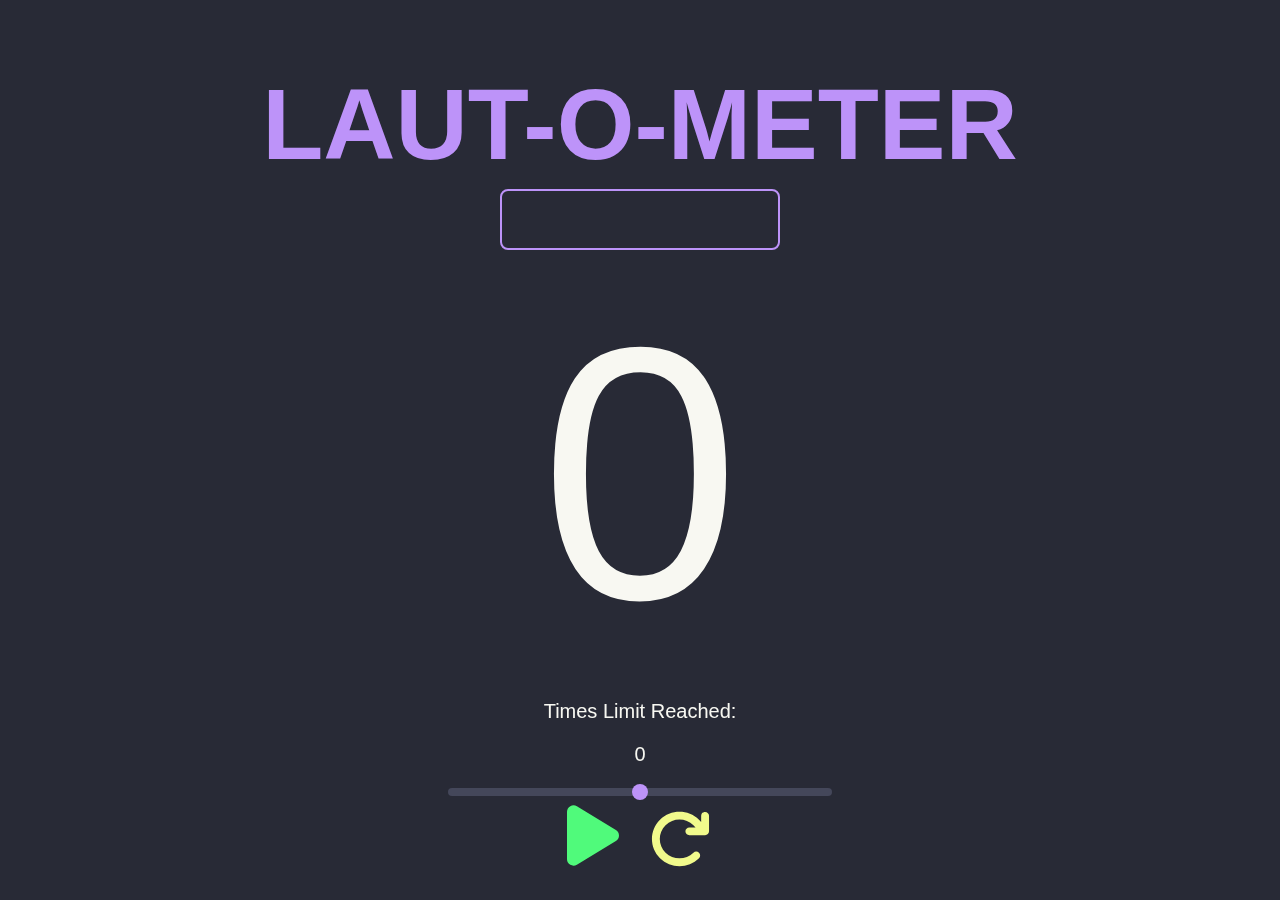
<file: index.html>
<!DOCTYPE html>
<html lang="de">
<head>
    <meta charset="UTF-8">
    <meta http-equiv="X-UA-Compatible" content="IE=edge">
    <meta name="viewport" content="width=device-width, initial-scale=1">
    <meta name="theme-color" content="#bd93f9" />
    <meta name="description" content="This website allows you to keep track of how loud your environment is and how often it exceeds a certain volume level">
    <title>Laut-O-Meter</title>
    <link rel="icon" type="image/x-icon" href="./icons/favicon.ico">
    <link rel="manifest" href="./PWA/manifest.json">
    <link rel="stylesheet" href="styles.css">
    <link rel="apple-touch-icon" href="./PWA/microphone-128.png">
    <script src="script.js" defer></script>
</head>
<body>
    <span id="titleSpan" class="checkCollision">
        <h1 id="title">Laut-O-Meter</h1>
    </span>
    
    <div id="controls" class="checkCollision">
        <input id="maxLimit" type="number" min="0" max="169" aria-label="Max DB input">
        <p><span id="dbLevel">0</span></p>
        
        <p class="limitCountSize">Times Limit Reached: <div id="limitCount" class="limitCountSize">0</div></p>

        <input type="range" id="calibration" min="-100" max="100" step="1" value="0" aria-label="Calibration slider">
        <br>
        <button id="pause_go" aria-label="Start button">
            <img id="image_pause" src="icons/start.svg" href="pause_go" alt="Start/Pause">
        </button>
        <button id="restart" aria-label="Restart button">
            <img id="image_restart" src="icons/restart.svg" href="restart" alt="Restart">
        </button>
    </div>
</body>
</html>
</file>
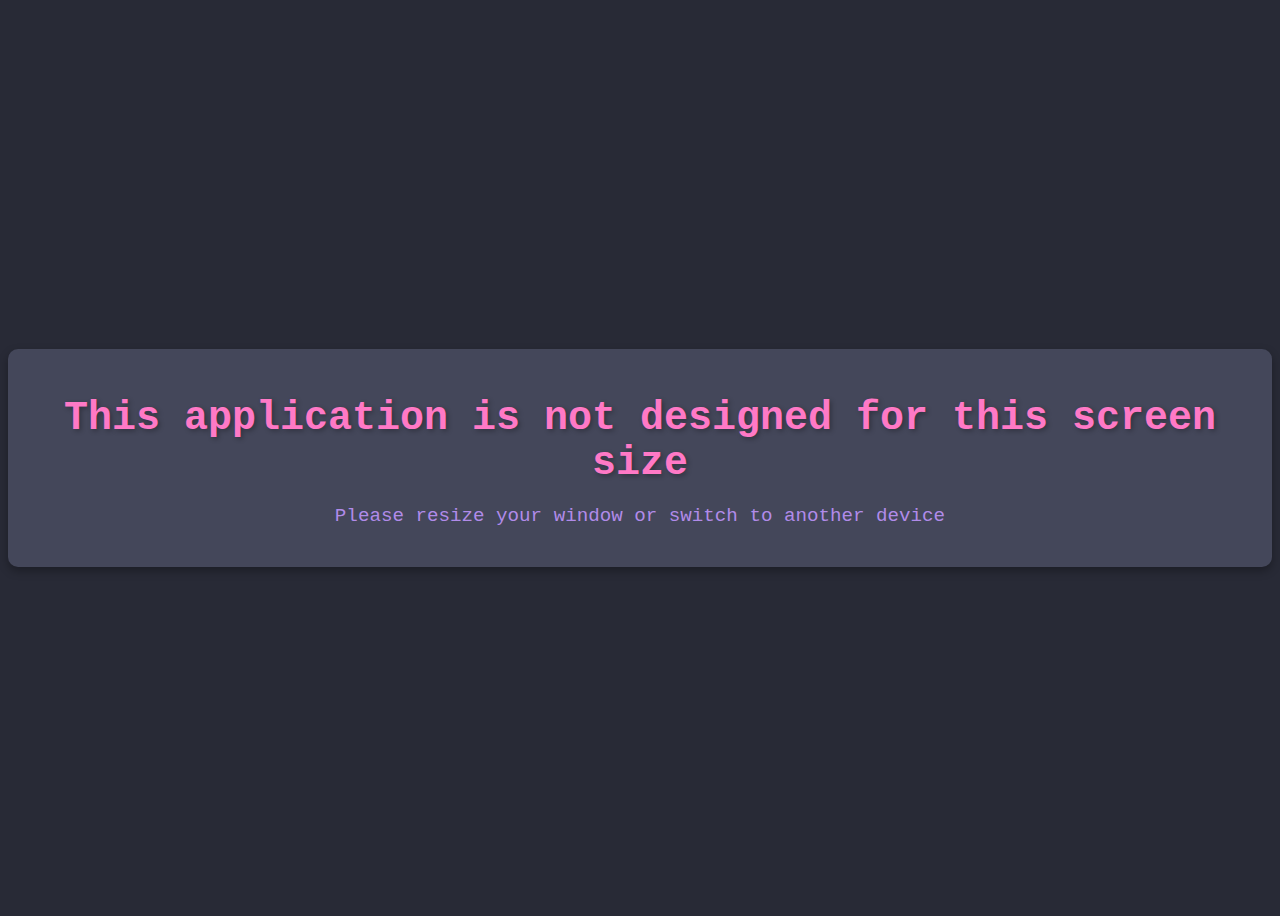
<file: false_screensize.html>
<!DOCTYPE html>
<html lang="de">
<head>
    <meta charset="UTF-8">
    <meta name="viewport" content="width=device-width, initial-scale=1.0">
    <title>Error</title>
    <style>
        body {
            display: flex;
            justify-content: center;
            align-items: center;
            height: 100vh;
            background: #282a36;
            font-family: 'Courier New', monospace;
            text-align: center;
        }

        .container {
            padding: 20px;
            border-radius: 10px;
            box-shadow: 0 4px 10px rgba(0, 0, 0, 0.3);
            background: #44475a;
        }

        h1 {
            font-size: 2.5rem;
            margin-bottom: 10px;
            text-shadow: 2px 2px 5px rgba(0, 0, 0, 0.3);
            color: #ff79c6;
        }

        p {
            font-size: 1.2rem;
            opacity: 0.9;
            color: #bd93f9;
        }
    </style>
</head>

<body>
    <div class="container">
        <h1>This application is not designed for this screen size</h1>
        <p>Please resize your window or switch to another device</p>
    </div>

    <script>
        window.onresize = function() {
            window.location.href = "./index.html";
        }
    </script>
</body>

</html>
</file>
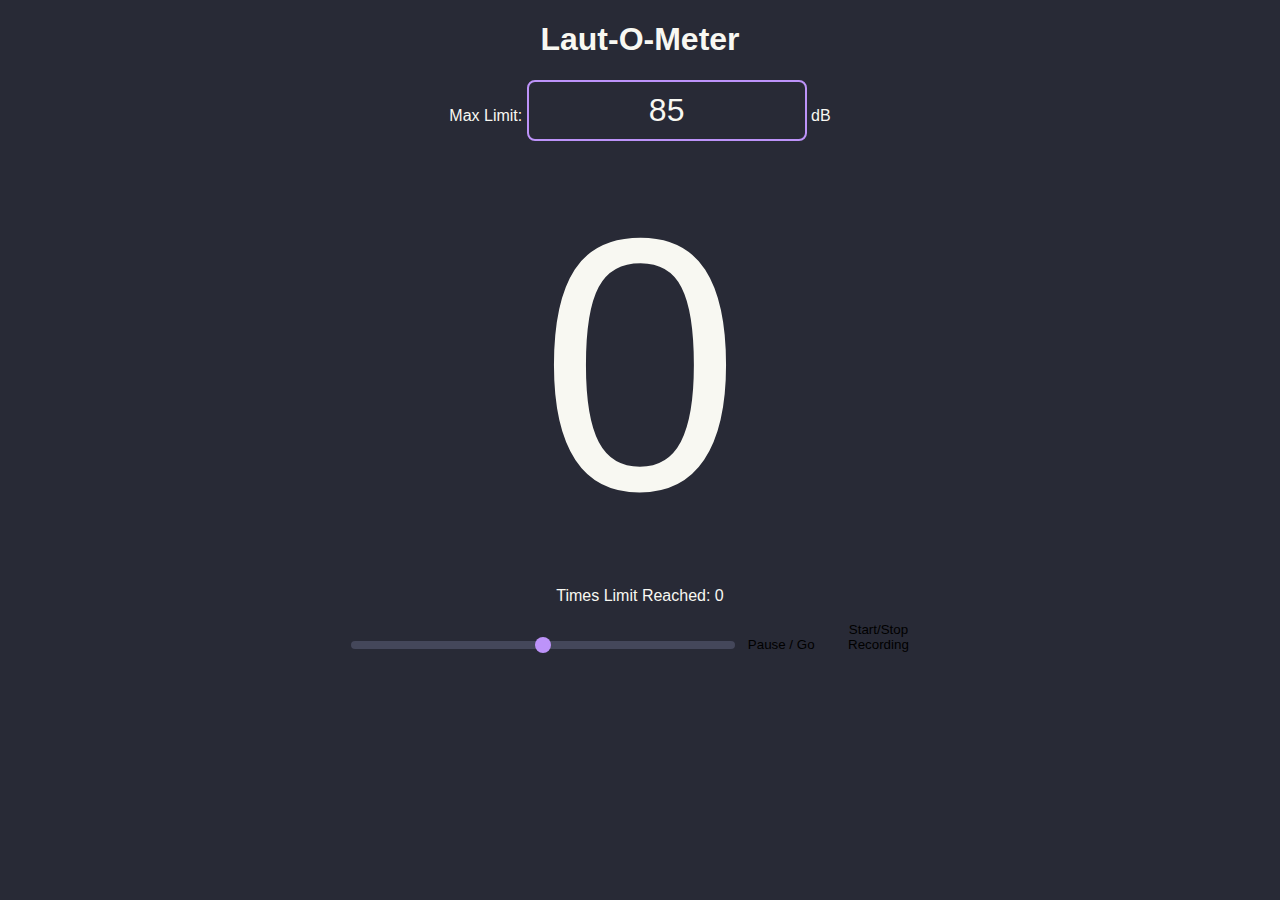
<file: homepage.html>
<!DOCTYPE html>
<html lang="de">
<head>
    <meta charset="UTF-8">
    <meta http-equiv="X-UA-Compatible" content="IE=edge">
    <meta name="viewport" content="width=device-width, initial-scale=1.0">
    <title>Laut-O-Meter</title>
    <link rel="stylesheet" href="styles.css">
</head>
<body>
    <h1>Laut-O-Meter</h1>
    
    <audio id="localAudio"></audio>

    <p>Max Limit: <input type="number" id="maxLimit" value="85"> dB</p>
    <p><span id="dbLevel">0</span></p>
    <p>Times Limit Reached: <span id="limitCount">0</span></p>

    <input type="range" id="calibration" min="-100" max="100" step="1" value="0">
    <button id="pause_go">Pause / Go</button>
    <button id="start_stop_record">Start/Stop Recording</button>

    <script src="script.js"></script>
</body>
</html>
</file>
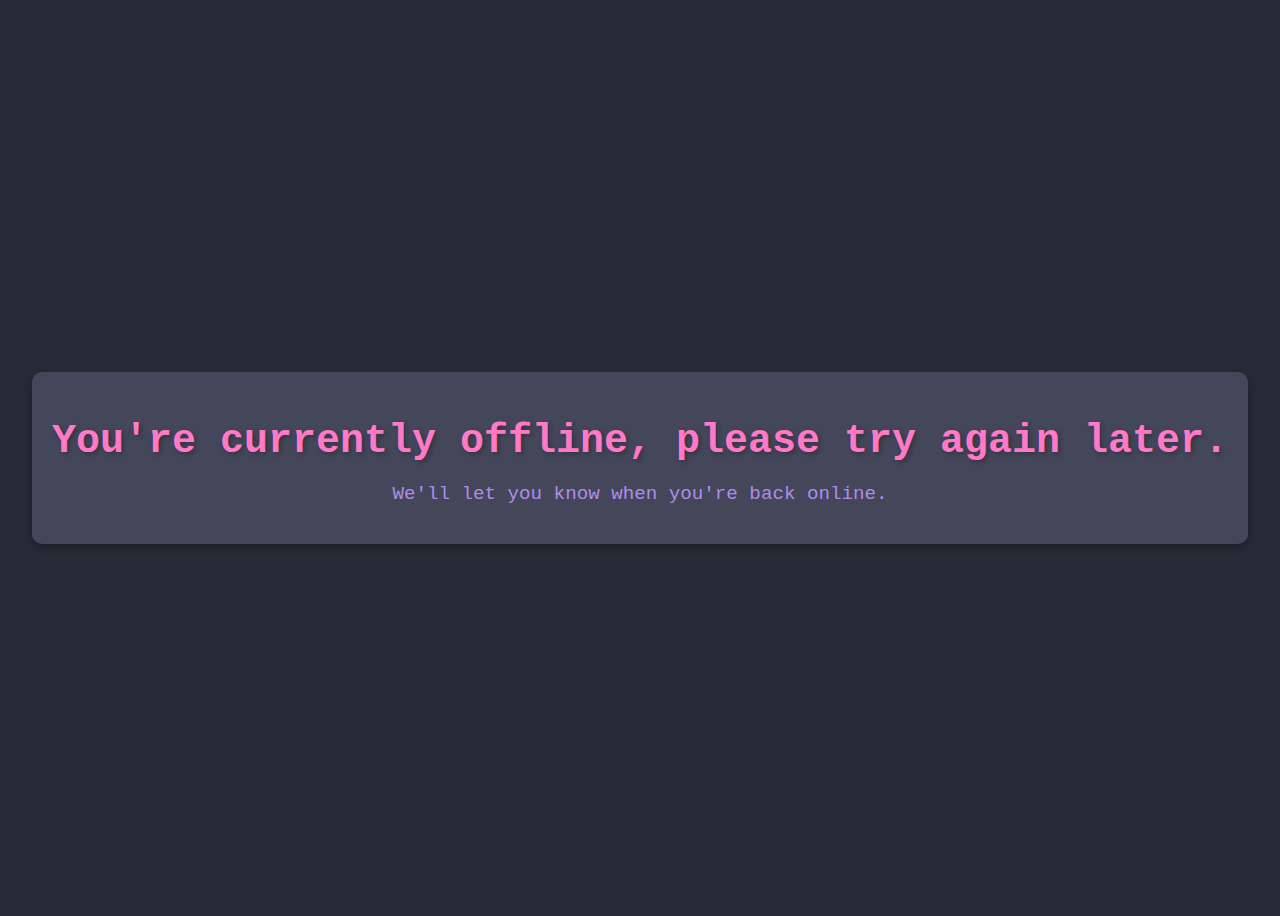
<file: PWA/offline.html>
<!DOCTYPE html>
<html lang="de">
<head>
    <meta charset="UTF-8">
    <meta name="viewport" content="width=device-width, initial-scale=1.0">
    <title>Offline</title>
    <style>
        body {
            display: flex;
            justify-content: center;
            align-items: center;
            height: 100vh;
            background: #282a36;
            font-family: 'Courier New', monospace;
            text-align: center;
        }

        .container {
            padding: 20px;
            border-radius: 10px;
            box-shadow: 0 4px 10px rgba(0, 0, 0, 0.3);
            background: #44475a;
        }

        h1 {
            font-size: 2.5rem;
            margin-bottom: 10px;
            text-shadow: 2px 2px 5px rgba(0, 0, 0, 0.3);
            color: #ff79c6;
        }

        p {
            font-size: 1.2rem;
            opacity: 0.9;
            color: #bd93f9;
        }
    </style>
</head>

<body>
    <div class="container">
        <h1>You're currently offline, please try again later.</h1>
        <p>We'll let you know when you're back online.</p>
    </div>
</body>
</html>
</file>
<file: styles.css>
@import url('https://fonts.googleapis.com/css2?family=Wendy+One&display=swap');

body {
    font-family: 'Wendy One', sans-serif;
    font-family: Arial, sans-serif;
    text-align: center;
    background-color: #282A36;
    color: #F8F8F2;
    overflow: hidden;
}

button {
    width: 10%;
    min-width: 50px;
    max-width: 80px;
    background: transparent;
    border: none !important;
    margin-right: 1vw;
}

#image_restart {
    display: block;
    width: 120%;
}

#dbLevel {
    font-size: 40vh;
    text-align: center;
    display: flex;
    justify-content: center;
    align-items: center;
}

#controls {
    text-align: center;
    position: fixed;
        top: 51%;
        left: 50%;
        width: 50vw;
        height: 60vh;
        transform: translate(-50%, -50%);
}

#maxLimit {
    width: 20vw;
    padding: 10px;
    font-size: 2em;
    border: 2px solid #bd93f9;
    background: #282a36;
    color: #f8f8f2;
    border-radius: 8px;
    outline: none;
    transition: 0.3s;
    text-align: center;
}

#maxLimit:focus {
    border-color: #ff79c6;
    box-shadow: 0 0 8px rgba(255, 121, 198, 0.5);
}

#maxLimit::-webkit-outer-spin-button,
#maxLimit::-webkit-inner-spin-button {
    -webkit-appearance: none;
    margin: 0;
}

#maxLimit[type="number"] {
    -moz-appearance: textfield;
}

#titleSpan {
    max-width: 90vw;
}

#title {
    font-size: clamp(40px, 12vw, 100px);
    font-weight: bold;
    text-align: center;
    color: #bd93f9;
    text-transform: uppercase;
    white-space: nowrap;
    overflow: hidden;
}

.limitCountSize {
    font-size: clamp(20px, 1em, 50px);
}

input[type="range"] {
    -webkit-appearance: none;
    appearance: none;
    background: transparent;
    cursor: pointer;
    width: 30vw;
}

input[type="range"]:focus {
    outline: none;
}

/******** Chrome, Safari, Opera and Edge Chromium styles ********/
input[type="range"]::-webkit-slider-runnable-track {
    background-color: #44475A;
    border-radius: 0.5rem;
    height: 0.5rem;
}

input[type="range"]::-webkit-slider-thumb {
    -webkit-appearance: none;
    appearance: none;
    margin-top: -4px;
    background-color: #bd93f9;
    border-radius: 0.5rem;
    height: 1rem;
    width: 1rem;
}

input[type="range"]:focus::-webkit-slider-thumb {
    outline: 3px solid #bd93f9;
    outline-offset: 0.125rem;
}

/*********** Firefox styles ***********/
input[type="range"]::-moz-range-track {
    background-color: #44475A;
    border-radius: 0.5rem;
    height: 0.5rem;
}

input[type="range"]::-moz-range-thumb {
    background-color: #bd93f9;
    border: none;
    border-radius: 0.5rem;
    height: 1rem;
    width: 1rem;
}

input[type="range"]:focus::-moz-range-thumb {
    outline: 3px solid #bd93f9;
    outline-offset: 0.125rem;
}
</file>
